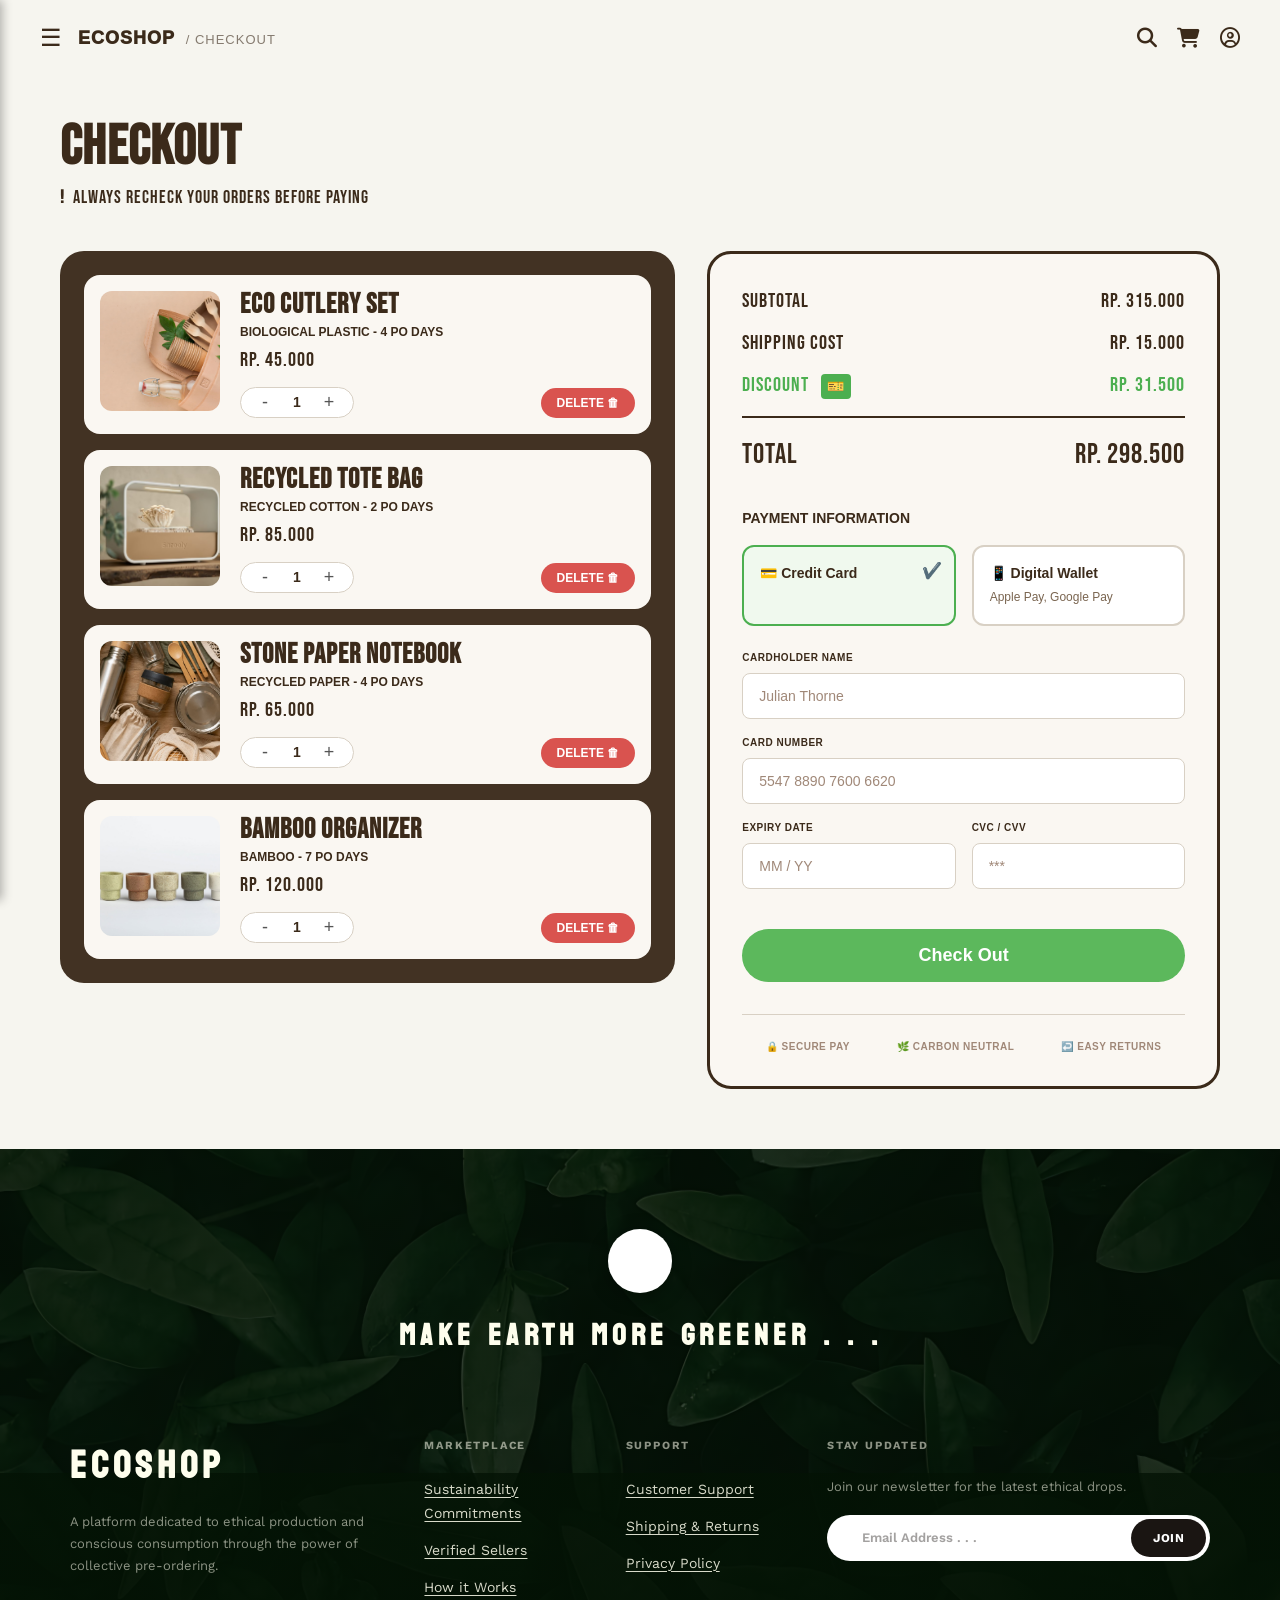
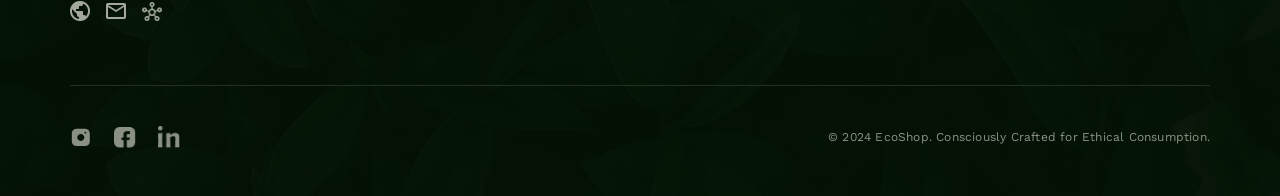
<file: checkout.html>
<!DOCTYPE html>
<html lang="en">
<head>
  <meta charset="UTF-8">
  <meta name="viewport" content="width=device-width, initial-scale=1.0">
  <title>EcoShop - Checkout</title>
  
  <link rel="preconnect" href="https://fonts.googleapis.com">
  <link rel="preconnect" href="https://fonts.gstatic.com" crossorigin>
  <link href="https://fonts.googleapis.com/css2?family=Bebas+Neue&family=DM+Sans:wght@400;500;600;700&family=Koulen&family=Work+Sans:wght@400;500;600;700&display=swap" rel="stylesheet">
  
  <link rel="stylesheet" href="https://cdnjs.cloudflare.com/ajax/libs/font-awesome/6.4.0/css/all.min.css">
  <link rel="stylesheet" href="checkout.css">
  <link rel="stylesheet" href="global.css">
  <link rel="stylesheet" href="footer.css">
</head>
<body>
  <script src="navbar-scroll.js" defer></script>

  <div class="sidebar-overlay" id="sidebar-overlay"></div>
  <aside class="sidebar" id="sidebar">
      <div class="sidebar-header">
          <span class="hamburger-inside" id="close-sidebar"><i class="fa-solid fa-bars"></i></span>
          <h2>ECOSHOP</h2>
      </div>
      <div class="sidebar-content">
          <div class="sidebar-section">
              <h4 class="underlined-title">PAGE</h4>
              <ul>
                  <li><a href="index.html">HOME</a></li>
                  <li><a href="catalog.html">CATALOG</a></li>
                  <li><a href="dashboard.html">DASHBOARD</a></li>
                  <li><a href="cart.html">CART</a></li>
                  <li><a href="checkout.html" class="active-link">CHECKOUT</a></li>
              </ul>
          </div>
          <div class="sidebar-section">
              <h4 class="underlined-title">CONTACT US</h4>
              <ul class="menu-contact">
                  <li><a href="https://instagram.com" target="_blank"><i class="fa-brands fa-instagram"></i> @ECOSHOP.ID</a></li>
                  <li><a href="https://facebook.com" target="_blank"><i class="fa-brands fa-facebook-f"></i> ECOSHOP</a></li>
                  <li><a href="https://linkedin.com" target="_blank"><i class="fa-brands fa-linkedin-in"></i> ECOSHOP</a></li>
              </ul>
          </div>
          <div class="sidebar-section">
              <h4 class="underlined-title">SUPPORT</h4>
              <ul class="menu-support">
                  <li><a href="#">CUSTOMER SUPPORT</a></li>
                  <li><a href="#">SHIPPING & RETURNS</a></li>
                  <li><a href="#">PRIVACY POLICY</a></li>
              </ul>
          </div>
          <div class="sidebar-section">
              <h4 class="underlined-title">COMMUNITY</h4>
              <div class="community-box">
                  <h5>ECO SHOPPER</h5>
                  <p>A community of nature enthusiast who loves eco-product</p>
                  <button class="join-btn">JOIN NOW &nbsp;&mdash;&nbsp; <span>It's Free</span></button>
              </div>
          </div>
      </div>
  </aside>

  <header class="navbar">
      <div class="nav-left" style="display: flex; align-items: center; gap: 16px;">
          <span class="hamburger" id="hamburger-btn" style="cursor: pointer;">&#9776;</span>
          <a href="index.html" style="text-decoration: none; color: inherit; display: flex; align-items: center;">
              <h1 class="logo" style="font-size: 18px; margin: 0; font-weight: 1000; display: inline-block;">
                  ECOSHOP <span style="font-size: 13px; font-weight: 400; margin-left: 5px;">/ CHECKOUT</span>
              </h1>
          </a>
      </div>
      <div class="nav-right">
          <a href="catalog.html" class="icon"><i class="fa-solid fa-magnifying-glass"></i></a>
          <a href="cart.html">
            <span class="icon"><i class="fa-solid fa-cart-shopping"></i></span>
          </a>
          <a href="dashboard.html">
            <span class="icon"><i class="fa-regular fa-circle-user"></i></span>
          </a>
      </div>
  </header>

  <main class="checkout-container">
    <header class="header">
      <h1 class="header__title title-font">CHECKOUT</h1>
      <p class="header__subtitle">
        <span class="header__subtitle-icon">!</span> ALWAYS RECHECK YOUR ORDERS BEFORE PAYING
      </p>
    </header>

    <div class="checkout-grid">
      
      <section class="cart-wrapper" id="cart-container">
        </section>

      <aside class="summary-wrapper">
        
        <div class="summary-table">
          <div class="summary-row title-font">
            <span>SUBTOTAL</span>
            <span id="summ-subtotal">RP. 0</span>
          </div>
          <div class="summary-row title-font">
            <span>SHIPPING COST</span>
            <span id="summ-shipping">RP. 15.000</span>
          </div>
          <div class="summary-row summary-row--discount title-font">
            <span>DISCOUNT <span class="discount-badge">🎫</span></span>
            <span id="summ-discount">RP. 0</span>
          </div>
          <div class="summary-divider"></div>
          <div class="summary-total title-font">
            <span>TOTAL</span>
            <span id="summ-total">RP. 0</span>
          </div>
        </div>

        <h3 class="payment-title">PAYMENT INFORMATION</h3>

        <div class="payment-methods">
          <div class="payment-method is-active" data-method="card">
            <span class="payment-method__name">💳 Credit Card</span>
            <span class="payment-method__check">✔️</span>
          </div>
          <div class="payment-method" data-method="digital">
            <div>
              <span class="payment-method__name" style="display:block;">📱 Digital Wallet</span>
              <span class="payment-method__sub">Apple Pay, Google Pay</span>
            </div>
            <span class="payment-method__check">✔️</span>
          </div>
        </div>

        <form id="payment-form">
          <div id="cc-input-fields">
            <div class="form-group">
              <label class="form-label" for="card-name">CARDHOLDER NAME</label>
              <input class="form-input" type="text" id="card-name" placeholder="Julian Thorne" required>
            </div>
            
            <div class="form-group">
              <label class="form-label" for="card-number">CARD NUMBER</label>
              <div class="form-input-wrap">
                <input class="form-input" type="text" id="card-number" placeholder="5547 8890 7600 6620" maxlength="19" required>
              </div>
            </div>
            
            <div class="form-row">
              <div class="form-group">
                <label class="form-label" for="card-expiry">EXPIRY DATE</label>
                <input class="form-input" type="text" id="card-expiry" placeholder="MM / YY" maxlength="7" required>
              </div>
              <div class="form-group">
                <label class="form-label" for="card-cvv">CVC / CVV</label>
                <input class="form-input" type="password" id="card-cvv" placeholder="***" maxlength="3" required>
              </div>
            </div>
          </div>

          <div id="digital-wallet-fields" style="display: none;">
            <div class="digital-wallet-info" style="text-align: center; padding: 24px; background-color: #FFFFFF; border: 1px dashed #D8D0C4; border-radius: 8px; margin-bottom: 24px;">
              <p style="color: #3B2A1A; font-weight: 700; margin-bottom: 16px; font-size: 14px;">📱 Please scan the QR Code below</p>
              <div class="qr-placeholder" style="display: flex; justify-content: center; margin-bottom: 16px;">
                <div class="qr-box" style="width: 160px; height: 160px; background-color: #FAF7F2; border: 2px dashed #A08878; display: flex; align-items: center; justify-content: center; color: #A08878; font-weight: 700; border-radius: 12px; letter-spacing: 1px;">QR CODE AREA</div>
              </div>
              <p class="small-text" style="font-size: 11px; color: #7A6550; font-weight: 500; margin-bottom: 0;">Open your Apple Pay or Google Pay app and scan to complete the payment.</p>
            </div>
          </div>

          <button type="button" class="checkout-btn" id="btn-checkout">
            Check Out 
          </button>
        </form>

        <div class="trust-badges">
          <div class="trust-badge">
            <span class="trust-badge__label">🔒 SECURE PAY</span>
          </div>
          <div class="trust-badge">
            <span class="trust-badge__label">🌿 CARBON NEUTRAL</span>
          </div>
          <div class="trust-badge">
            <span class="trust-badge__label">↩️ EASY RETURNS</span>
          </div>
        </div>

      </aside>
    </div>
  </main>

  <footer class="main-footer">
    <div class="footer-top-header">
      <div class="footer-badge"></div>
      <h2 class="footer-tagline">MAKE EARTH MORE GREENER . . .</h2>
    </div>



    <div class="footer-columns">
      <div class="footer-brand">
        <h2 class="footer-brand-name">ECOSHOP</h2>
        <p>A platform dedicated to ethical production and conscious consumption through the power of collective pre-ordering.</p>
        <div class="brand-socials">
          <a href="#" aria-label="Website">
            <img src="assets/Footer/Icon.png" alt="">
          </a>
          <a href="#" aria-label="Email">
            <img src="assets/Footer/Icon-1.png" alt="">
          </a>
          <a href="#" aria-label="Community">
            <img src="assets/Footer/Icon-2.png" alt="">
          </a>
        </div>
      </div>


      <div class="nav-column" aria-label="Marketplace">
        <h3>MARKETPLACE</h3>
        <ul>
          <li><a href="#">Sustainability Commitments</a></li>
          <li><a href="#">Verified Sellers</a></li>
          <li><a href="#">How it Works</a></li>
        </ul>
      </div>

      <div class="nav-column" aria-label="Support">
        <h3>SUPPORT</h3>
        <ul>
          <li><a href="#">Customer Support</a></li>
          <li><a href="#">Shipping &amp; Returns</a></li>
          <li><a href="#">Privacy Policy</a></li>
        </ul>
      </div>

      <div class="footer-newsletter">
        <h3>STAY UPDATED</h3>
        <p>Join our newsletter for the latest ethical drops.</p>
        <form class="newsletter-form" action="#" method="POST">
          <input type="email" name="newsletter-email" placeholder="Email Address . . ." required />
          <button type="submit">JOIN</button>
        </form>
      </div>
    </div>

    <hr class="footer-divider" />

    <div class="footer-bottom-bar">
      <div class="bottom-socials">
        <a href="https://instagram.com" target="_blank" aria-label="Instagram">
          <img src="assets/Footer/Clip path group.png" alt="">
        </a>
        <a href="https://facebook.com" target="_blank" aria-label="Facebook">
          <img src="assets/Footer/Vector.png" alt="">
        </a>
        <a href="https://linkedin.com" target="_blank" aria-label="LinkedIn">
          <img src="assets/Footer/in.png" alt="">
        </a>
      </div>
      <p class="copyright-text">&copy; 2024 EcoShop. Consciously Crafted for Ethical Consumption.</p>
    </div>
  </footer>

  <script src="checkout.js"></script>
  <script>
    const hamburgerBtn = document.getElementById('hamburger-btn');
    const closeBtn = document.getElementById('close-sidebar'); // ID sudah disamakan
    const sidebar = document.getElementById('sidebar');
    const overlay = document.getElementById('sidebar-overlay'); // ID sudah disamakan

    function toggleSidebar() {
        sidebar.classList.toggle('active');
        overlay.classList.toggle('active');
    }

    if(hamburgerBtn) hamburgerBtn.addEventListener('click', toggleSidebar);
    if(closeBtn) closeBtn.addEventListener('click', toggleSidebar);
    if(overlay) overlay.addEventListener('click', toggleSidebar);
  </script>
</body>
</html>
</file>
<file: checkout.css>
* {
  box-sizing: border-box;
  margin: 0;
  padding: 0;
}

body {
  font-family: 'DM Sans', sans-serif;
  background-color: #FAF7F2;
  color: #3B2A1A;
  line-height: 1.5;
}

button {
  cursor: pointer;
  font-family: inherit;
  border: none;
  background: none;
}

input {
  font-family: inherit;
  outline: none;
}

.title-font {
  font-family: 'Bebas Neue', sans-serif;
  letter-spacing: 1px;
}

.checkout-container {
  max-width: 1200px;
  margin: 100px auto 40px; 
  padding: 20px;
}

.breadcrumb {
  display: flex;
  align-items: center;
  gap: 8px;
  font-family: 'Bebas Neue', sans-serif;
  font-size: 16px;
  color: #7A6550;
  margin-bottom: 40px;
  letter-spacing: 1px;
}
.breadcrumb__link {
  color: #7A6550;
  text-decoration: none;
  transition: color 0.2s;
}
.breadcrumb__link:hover { color: #3B2A1A; }
.breadcrumb__current { color: #3B2A1A; }

.header {
  margin-bottom: 40px;
}
.header__title {
  font-size: 56px;
  color: #3B2A1A;
  line-height: 1;
  margin-bottom: 8px;
}
.header__subtitle {
  font-family: 'Bebas Neue', sans-serif;
  font-size: 18px;
  color: #3B2A1A;
  display: flex;
  align-items: center;
  gap: 8px;
  letter-spacing: 1px;
}
.header__subtitle-icon {
  font-weight: 700;
}

.checkout-grid {
  display: grid;
  grid-template-columns: 1.2fr 1fr;
  gap: 32px;
  align-items: start;
}

.cart-wrapper {
  background-color: #423223;
  border-radius: 24px;
  padding: 24px;
  display: flex;
  flex-direction: column;
  gap: 16px;
}

.cart-item {
  background-color: #FAF7F2;
  border-radius: 16px;
  padding: 16px;
  display: flex;
  gap: 20px;
  align-items: stretch;
}

.cart-item__image-wrap {
  width: 120px;
  height: 120px;
  background-color: #E8DDD0;
  border-radius: 12px;
  flex-shrink: 0;
  overflow: hidden;
}

.cart-item__image {
  width: 100%;
  height: 100%;
  object-fit: cover;
}

.cart-item__content {
  flex: 1;
  display: flex;
  flex-direction: column;
  justify-content: space-between;
}

.cart-item__details {
  margin-bottom: 12px;
}

.cart-item__name {
  font-size: 28px;
  color: #3B2A1A;
  line-height: 1;
  margin-bottom: 4px;
}

.cart-item__meta {
  font-size: 12px;
  color: #3B2A1A;
  font-weight: 600;
  margin-bottom: 4px;
  text-transform: uppercase;
}

.cart-item__price {
  font-size: 20px;
  color: #3B2A1A;
}

.cart-item__actions {
  display: flex;
  justify-content: space-between;
  align-items: center;
}

.qty-selector {
  display: flex;
  align-items: center;
  gap: 12px;
  background: #FFFFFF;
  border: 1px solid #D8D0C4;
  border-radius: 50px;
  padding: 4px 12px;
}

.qty-selector__btn {
  color: #555;
  font-size: 18px;
  font-weight: 500;
  width: 24px;
  display: flex;
  align-items: center;
  justify-content: center;
  transition: color 0.2s;
}
.qty-selector__btn:hover { color: #3B2A1A; }

.qty-selector__value {
  font-size: 14px;
  font-weight: 700;
  color: #3B2A1A;
  min-width: 16px;
  text-align: center;
}

.cart-item__delete {
  background-color: #D9534F;
  color: #FFFFFF;
  font-size: 12px;
  font-weight: 700;
  padding: 8px 16px;
  border-radius: 50px;
  display: flex;
  align-items: center;
  gap: 6px;
  transition: background-color 0.2s;
}
.cart-item__delete:hover { background-color: #c9302c; }

.summary-wrapper {
  background-color: #FAF7F2;
  border: 3px solid #3B2A1A;
  border-radius: 24px;
  padding: 32px;
}

.summary-table {
  width: 100%;
  margin-bottom: 24px;
}

.summary-row {
  display: flex;
  justify-content: space-between;
  margin-bottom: 12px;
  font-size: 20px;
  color: #3B2A1A;
}

.summary-row--discount {
  color: #4CAF50;
}

.discount-badge {
  display: inline-flex;
  align-items: center;
  justify-content: center;
  background: #4CAF50;
  color: white;
  border-radius: 4px;
  font-size: 14px;
  padding: 2px 6px;
  margin-left: 8px;
}

.summary-divider {
  height: 2px;
  background-color: #3B2A1A;
  margin: 16px 0;
}

.summary-total {
  display: flex;
  justify-content: space-between;
  font-size: 28px;
  color: #3B2A1A;
  margin-bottom: 32px;
}

.payment-title {
  font-size: 14px;
  font-weight: 700;
  color: #3B2A1A;
  margin-bottom: 16px;
  text-transform: uppercase;
}

.payment-methods {
  display: grid;
  grid-template-columns: 1fr 1fr;
  gap: 16px;
  margin-bottom: 24px;
}

.payment-method {
  border: 2px solid #D8D0C4;
  border-radius: 12px;
  padding: 16px;
  display: flex;
  flex-direction: column;
  gap: 8px;
  cursor: pointer;
  position: relative;
  transition: all 0.2s;
  background: #FFFFFF;
}

.payment-method.is-active {
  border-color: #4CAF50;
  background-color: #F0F9EE;
}

.payment-method__name { font-size: 14px; font-weight: 700; color: #3B2A1A; }
.payment-method__sub { font-size: 12px; color: #7A6550; }
.payment-method__check {
  position: absolute;
  top: 12px;
  right: 12px;
  display: none;
}
.payment-method.is-active .payment-method__check { display: block; }

.form-group {
  margin-bottom: 16px;
}

.form-row {
  display: grid;
  grid-template-columns: 1fr 1fr;
  gap: 16px;
}

.form-label {
  display: block;
  font-size: 10px;
  font-weight: 700;
  color: #3B2A1A;
  margin-bottom: 8px;
  text-transform: uppercase;
  letter-spacing: 0.5px;
}

.form-input-wrap {
  position: relative;
}

.form-input {
  width: 100%;
  padding: 14px 16px;
  border: 1px solid #D8D0C4;
  border-radius: 8px;
  font-size: 14px;
  background-color: #FFFFFF;
  color: #3B2A1A;
  transition: border-color 0.2s;
}

.form-input:focus {
  border-color: #3B2A1A;
}

.form-input::placeholder {
  color: #A08878;
}

.checkout-btn {
  width: 100%;
  background-color: #5CB85C;
  color: #FFFFFF;
  padding: 16px;
  border-radius: 50px;
  font-size: 18px;
  font-weight: 700;
  display: flex;
  align-items: center;
  justify-content: center;
  gap: 8px;
  margin-top: 24px;
  transition: background-color 0.2s;
}
.checkout-btn:hover { background-color: #4cae4c; }
.checkout-btn:disabled { opacity: 0.7; cursor: not-allowed; }

.trust-badges {
  display: flex;
  justify-content: space-around;
  margin-top: 32px;
  padding-top: 24px;
  border-top: 1px solid #D8D0C4;
}

.trust-badge {
  display: flex;
  flex-direction: column;
  align-items: center;
  gap: 8px;
  color: #A08878;
}

.trust-badge__label {
  font-size: 10px;
  font-weight: 700;
  text-transform: uppercase;
  letter-spacing: 0.5px;
}

.navbar {
  background-color: #FAF7F2; 
  transition: background-color 0.35s ease, box-shadow 0.35s ease;
}

.navbar .logo {
  color: #3B2A1A;
  transition: color 0.35s ease;
}
.navbar .logo span {
  color: rgba(59, 42, 26, 0.60);
  transition: color 0.35s ease;
}
.navbar .hamburger {
  color: #3B2A1A;
  transition: color 0.35s ease;
}
.navbar .nav-right .icon {
  color: #3B2A1A;
  transition: color 0.35s ease;
}

.navbar.scrolled {
  background-color: #392F27 !important; 
  box-shadow: 0 4px 15px rgba(0, 0, 0, 0.1);
}

.navbar.scrolled .logo,
.navbar.scrolled .logo span,
.navbar.scrolled .hamburger,
.navbar.scrolled .nav-right .icon {
  color: #FAF7F2 !important;
}

@media screen and (max-width: 1024px) {
  .checkout-grid { 
    grid-template-columns: 1fr; 
    gap: 24px;
  }
  .checkout-container { 
    padding: 24px; 
    margin-top: 80px; 
  }
  .cart-wrapper, .summary-wrapper { 
    padding: 24px; 
  }
  .header__title {
    font-size: 48px; 
  }
}

@media screen and (max-width: 768px) {
  .trust-badges {
    flex-wrap: wrap; 
    gap: 16px;
  }
}

@media screen and (max-width: 540px) {
  .header__title { 
    font-size: 34px; 
  }
  .checkout-container { 
    padding: 16px; 
    margin-top: 72px; 
  }
  .cart-wrapper, .summary-wrapper { 
    padding: 16px; 
  }
  
  .cart-item { 
    flex-direction: column; 
    gap: 16px;
  }
  .cart-item__image-wrap { 
    width: 100%; 
    height: 180px; 
  }
  .cart-item__name { 
    font-size: 22px; 
  }
  .cart-item__actions {
    margin-top: 12px;
  }

  .summary-row { 
    font-size: 16px; 
  }
  .summary-total { 
    font-size: 22px; 
  }
  .form-row { 
    grid-template-columns: 1fr; 
    gap: 0; 
  }
  .payment-methods { 
    grid-template-columns: 1fr; 
    gap: 12px;
  }
  
  .trust-badges {
    display: grid;
    grid-template-columns: 1fr 1fr; 
    gap: 20px;
  }
}
</file>
<file: global.css>
* {
    margin: 0;
    padding: 0;
    box-sizing: border-box;
}

body {
    font-family: 'Helvetica Neue', Arial, sans-serif;
    background-color: #f6f5ef;
    color: #2c2a27;
    overflow-x: hidden;
}

a {
    text-decoration: none;
    color: inherit;
}

.navbar {
    display: flex;
    justify-content: space-between;
    align-items: center; 
    padding: 20px clamp(16px, 5vw, 40px); 
    box-sizing: border-box;
    position: fixed;
    top: 0;
    left: 0;
    width: 100%;
    z-index: 999;
    background-color: transparent; 
    backdrop-filter: none; 
    -webkit-backdrop-filter: none; 
    transition: background-color 0.3s ease, backdrop-filter 0.3s ease, box-shadow 0.3s ease;
}

.navbar.scrolled {
    background-color: rgba(246, 245, 239, 0.9);
    backdrop-filter: blur(20px); 
    -webkit-backdrop-filter: blur(20px);
    box-shadow: 0 4px 10px rgba(0, 0, 0, 0.05); 
}

.nav-left {
    display: flex;
    align-items: center;
    gap: clamp(10px, 2vw, 15px);
}

.hamburger {
    font-size: clamp(20px, 3vw, 24px);
    cursor: pointer;
}

.logo {
    font-size: clamp(16px, 2.5vw, 19px);
    font-weight: 800;
    letter-spacing: 1px;
}

.logo span {
    font-weight: 400;
    color: #555;
    font-size: clamp(13px, 2vw, 15px);
}

.nav-right {
    display: flex;
    gap: clamp(12px, 2vw, 20px);
    font-size: clamp(18px, 2.5vw, 20px);
}

.nav-right .icon {
    cursor: pointer;
}

.footer {
    position: relative;
    background-color: #0c140d;
    color: #fff;
    padding: clamp(40px, 8vw, 60px) 5% 20px;
    overflow: hidden;
}

.footer-bg-overlay {
    position: absolute;
    top: 0; left: 0; width: 100%; height: 100%;
    background-image: url('https://images.unsplash.com/photo-1518531933037-91b2f5f229cc?ixlib=rb-4.0.3&auto=format&fit=crop&w=1920&q=80');
    background-size: cover;
    background-position: center;
    opacity: 0.15;
    z-index: 1;
}

.footer-content {
    position: relative;
    z-index: 2;
    display: grid;
    /* Grid diatur default untuk desktop */
    grid-template-columns: 2fr 1fr 1fr 1.5fr;
    gap: clamp(20px, 4vw, 40px);
    margin-bottom: clamp(30px, 6vw, 60px);
    border-bottom: 1px solid rgba(255,255,255,0.2);
    padding-bottom: clamp(20px, 4vw, 40px);
}

.brand-col h3 {
    font-size: 20px;
    letter-spacing: 2px;
    margin-bottom: 20px;
    display: flex;
    align-items: center;
    gap: 10px;
}

.eco-icon {
    background: #fff;
    color: #0c140d;
    width: 40px; height: 40px;
    border-radius: 50%;
    display: inline-flex;
    justify-content: center;
    align-items: center;
    font-size: 20px;
    flex-shrink: 0;
}

.brand-col h4 {
    font-size: clamp(20px, 3vw, 24px);
    margin-bottom: 10px;
}

.brand-col p {
    font-size: 13px;
    line-height: 1.5;
    color: #aaa;
    margin-bottom: 20px;
    max-width: 400px;
}

.footer-social-small span {
    font-size: 18px;
    margin-right: 15px;
    cursor: pointer;
    transition: color 0.3s ease;
}

.footer-social-small span:hover { color: #fff; }

.links-col h5, .newsletter-col h5 {
    font-size: 12px;
    color: #888;
    margin-bottom: 20px;
    letter-spacing: 1px;
    text-transform: uppercase;
}

.links-col ul { list-style: none; }
.links-col ul li { margin-bottom: 15px; }

.links-col ul li a {
    font-size: 13px;
    color: #ddd;
    transition: color 0.3s;
}

.links-col ul li a:hover {
    color: #fff;
    text-decoration: underline;
}

.newsletter-col p {
    font-size: 13px;
    color: #aaa;
    margin-bottom: 15px;
}

.newsletter-form {
    display: flex;
    background-color: #fff;
    border-radius: 30px;
    padding: 5px;
}

.newsletter-form input {
    border: none;
    outline: none;
    padding: 10px 15px;
    border-radius: 30px;
    flex-grow: 1;
    width: 100%;
}

.newsletter-form button {
    background-color: #0c140d;
    color: #fff;
    border: none;
    padding: 10px 20px;
    border-radius: 30px;
    cursor: pointer;
    font-weight: bold;
    transition: background-color 0.3s;
}

.newsletter-form button:hover {
    background-color: #1a291c;
}

.footer-bottom {
    position: relative;
    z-index: 2;
    display: flex;
    flex-direction: column;
    align-items: center;
    gap: 15px;
}

.social-icons {
    display: flex;
    gap: 20px;
    font-size: 24px;
}

.social-icons span {
    cursor: pointer;
    transition: transform 0.3s;
}

.social-icons span:hover {
    transform: translateY(-3px);
}

.footer-bottom p {
    font-size: 12px;
    color: #777;
    text-align: center;
}

.sidebar-overlay { 
    position: fixed;
    top: 0; left: 0; width: 100%; height: 100%;
    background: rgba(0, 0, 0, 0.5);
    opacity: 0;
    visibility: hidden;
    transition: all 0.3s ease-in-out;
    z-index: 1000; 
}

.sidebar-overlay.active {
    opacity: 1;
    visibility: visible;
}

.sidebar {
    position: fixed;
    top: 0; left: 0;
    transform: translateX(-100%);
    width: min(320px, 85vw);
    height: 100vh; 
    height: 100dvh; 
    background-color: #38342e; 
    color: #fff;
    z-index: 1001;
    overflow-y: auto;
    transition: transform 0.3s ease-in-out;
    padding: clamp(20px, 4vw, 40px) 0;
    box-shadow: 2px 0 10px rgba(0,0,0,0.3);
    scrollbar-width: thin;
    scrollbar-color: rgba(255, 255, 255, 0.2) transparent;
}

.sidebar.active { transform: translateX(0); }

.sidebar-header {
    display: flex;
    align-items: center;
    gap: 20px;
    padding: 0 clamp(20px, 5vw, 40px);
    margin-bottom: clamp(30px, 6vw, 50px);
}

.sidebar-header .hamburger-inside {
    font-size: 20px;
    cursor: pointer;
    color: #fff;
    margin-top: 2px;
}

.sidebar-header h2 {
    font-size: 22px;
    letter-spacing: 2px;
    font-weight: 800;
    color: #fff;
}

.sidebar-content { padding: 0 clamp(20px, 5vw, 40px); }
.sidebar-section { margin-bottom: 40px; }

.underlined-title {
    color: #b5b5b5;
    font-size: 11px;
    font-weight: 600;
    letter-spacing: 1px;
    margin-bottom: 20px;
    text-decoration: underline;
    text-underline-offset: 6px;
    text-decoration-thickness: 1px;
    text-decoration-color: #7d7a75;
}

.sidebar-section ul { list-style: none; padding: 0; }
.sidebar-section ul li { margin-bottom: 16px; }

.sidebar-section ul li a {
    color: #ffffff;
    font-size: 14px;
    font-weight: 700;
    letter-spacing: 1px;
    transition: color 0.2s;
    text-transform: uppercase;
    display: flex;
    align-items: center;
    gap: 16px;
}

.sidebar-section ul li a:hover,
.sidebar-section ul li a.active-link { color: #b5b5b5; }

.menu-contact li a i { font-size: 18px; width: 20px; text-align: center; }

.menu-support li { margin-bottom: 12px; }
.menu-support li a { font-size: 10px; font-weight: 700; letter-spacing: 0.5px; }

.community-box h5 {
    color: #ffffff;
    font-size: 13px;
    font-weight: 700;
    margin-bottom: 4px;
    letter-spacing: 0.5px;
}

.community-box p {
    color: #b5b5b5;
    font-size: 10px;
    line-height: 1.5;
    margin-bottom: 16px;
}

.join-btn {
    background-color: #ffffff;
    color: #38342e;
    border: none;
    padding: 8px 16px;
    border-radius: 20px;
    font-size: 10px;
    font-weight: 800;
    cursor: pointer;
    display: inline-flex;
    align-items: center;
    transition: background-color 0.2s;
}

.join-btn span { font-weight: 500; }
.join-btn:hover { background-color: #e2e0d7; }

@media (max-width: 1024px) {
    .footer-content {
        grid-template-columns: 1fr 1fr; 
        gap: 40px;
    }
}

@media (max-width: 768px) {
    .footer-content {
        grid-template-columns: 1fr; 
        text-align: center;
        gap: 30px;
    }
    
    .brand-col h3 {
        justify-content: center; 
    }

    .brand-col p {
        margin: 0 auto 20px auto;
    }

    .newsletter-form {
        flex-direction: column;
        background: none;
        gap: 12px;
        align-items: center;
    }

    .newsletter-form input {
        border: 1px solid rgba(255, 255, 255, 0.3);
        background: transparent;
        color: white;
        border-radius: 30px;
        width: 100%;
        max-width: 400px; 
    }

    .newsletter-form button { 
        width: 100%; 
        max-width: 400px;
        padding: 12px 20px; 
    }
}

@media (max-width: 480px) {
    .navbar {
        padding: 15px 20px;
    }
    
    .social-icons {
        gap: 15px;
    }
}
</file>
<file: footer.css>
@import url("https://fonts.googleapis.com/css2?family=Koulen&family=Work+Sans:wght@400;500;600;700&display=swap");

:root {
    --footer-bg:      #031204;
    --footer-text:    #fefeed;
    --footer-muted:   rgba(254, 254, 237, 0.55);
    --footer-divider: rgba(254, 254, 237, 0.12);
    --font-brand:     "Koulen", serif;
    --font-footer:    "Work Sans", sans-serif;
}

.main-footer {
    position: relative;
    background-color: var(--footer-bg);
    background-image: url('assets/AssetFolderHCI-Lec/Обои_imgupscaler.ai_Enhancer_2K.png');
    color: var(--footer-text);
    font-family: var(--font-footer);
    padding: clamp(48px, 8vw, 80px) clamp(20px, 5vw, 60px) clamp(32px, 5vw, 48px);
    margin-top: 0;
    display: flex;
    flex-direction: column;
    align-items: center;
    overflow: hidden;
    background-size: cover; 
    background-position: center;
}

.main-footer::after {
    content: "";
    position: absolute;
    inset: 0;
    background: linear-gradient(
        180deg,
        rgba(3, 18, 4, 0.75) 50%,
        rgba(3, 18, 4, 0.95) 100px
    );
    z-index: 1;
}

.main-footer > * {
    position: relative;
    z-index: 2;
}

.footer-top-header {
    text-align: center;
    margin-bottom: clamp(40px, 8vw, 80px);
}

.footer-badge {
    width: clamp(50px, 6vw, 64px);
    height: clamp(50px, 6vw, 64px);
    background-color: #ffffff;
    border-radius: 50%;
    display: flex;
    align-items: center;
    justify-content: center;
    margin: 0 auto 20px;
    box-shadow: 0 4px 20px rgba(0, 0, 0, 0.3);
}

.footer-badge svg {
    width: clamp(26px, 4vw, 34px);
    height: clamp(26px, 4vw, 34px);
}

.footer-tagline {
    font-family: var(--font-brand);
    font-size: clamp(20px, 4vw, 30px);
    letter-spacing: clamp(2px, 1vw, 5px);
    color: var(--footer-text);
    margin: 0;
}

.footer-columns {
    display: grid;
    grid-template-columns: 2fr 1fr 1fr 2.5fr; 
    width: 100%;
    max-width: 1140px;
    gap: clamp(30px, 4vw, 48px);
    margin-bottom: clamp(40px, 6vw, 64px);
}

.footer-brand-name {
    font-family: var(--font-brand);
    font-size: clamp(30px, 4vw, 38px);
    letter-spacing: 5px;
    margin-bottom: 16px;
    color: var(--footer-text);
}

.footer-brand p {
    font-size: 13px;
    line-height: 1.7;
    color: var(--footer-muted);
    margin-bottom: 24px;
    max-width: 100%;
}

.brand-socials {
    display: flex;
    gap: 16px;
    align-items: center;
}

.brand-socials a {
    display: flex;
    align-items: center;
    justify-content: center;
    opacity: 0.65;
    transition: opacity 0.2s;
    text-decoration: none;
}

.brand-socials a:hover { opacity: 1; }

.brand-socials svg,
.brand-socials img {
    width: 20px;
    height: 20px;
    fill: var(--footer-text);
    object-fit: contain;
}

.main-footer .nav-column h3,
.footer-newsletter h3 {
    font-size: 11px;
    font-weight: 700;
    letter-spacing: 1.8px;
    text-transform: uppercase;
    color: var(--footer-muted);
    margin-bottom: 22px;
}

.main-footer .nav-column ul {
    list-style: none;
    padding: 0;
    margin: 0;
    display: flex;
    flex-direction: column;
    gap: 13px;
}

.main-footer .nav-column a {
    font-size: 14px;
    color: var(--footer-text);
    text-decoration: underline;
    text-underline-offset: 3px;
    opacity: 0.85;
    transition: opacity 0.2s;
}

.main-footer .nav-column a:hover { opacity: 1; }

.footer-newsletter p {
    font-size: 13px;
    color: var(--footer-muted);
    margin-bottom: 18px;
    line-height: 1.55;
}

.main-footer .newsletter-form {
    display: flex;
    background-color: #ffffff;
    border-radius: 999px;
    padding: 4px 4px 4px 20px;
    width: 100%;
    max-width: 400px;
    gap: 6px;
}

.main-footer .newsletter-form input {
    flex: 1;
    background: none;
    border: none;
    color: #1a1512;
    font-size: 13px;
    font-weight: 600;
    font-family: var(--font-footer);
    outline: none;
    min-width: 0;
}

.main-footer .newsletter-form input::placeholder {
    color: rgba(26, 21, 18, 0.4);
}

.main-footer .newsletter-form button {
    background-color: #1a1512;
    color: #ffffff;
    border: none;
    border-radius: 999px;
    padding: 0 22px;
    font-size: 12px;
    font-weight: 700;
    font-family: var(--font-footer);
    letter-spacing: 0.5px;
    cursor: pointer;
    height: 38px;
    white-space: nowrap;
    transition: background-color 0.2s;
}

.main-footer .newsletter-form button:hover {
    background-color: #2c221a;
}

.footer-divider {
    width: 100%;
    max-width: 1140px;
    border: none;
    height: 1px;
    background-color: var(--footer-divider);
    margin: 0 0 clamp(20px, 4vw, 40px);
}

.footer-bottom-bar {
    display: flex;
    width: 100%;
    max-width: 1140px;
    justify-content: space-between;
    align-items: center;
    flex-wrap: wrap;
    gap: 16px;
}

.bottom-socials { display: flex; gap: 22px; align-items: center; }

.bottom-socials a {
    opacity: 0.55; display: flex; align-items: center; transition: opacity 0.2s; text-decoration: none;
}
.bottom-socials a:hover { opacity: 1; }

.bottom-socials svg, .bottom-socials img {
    width: 22px; height: 22px; fill: var(--footer-text); object-fit: contain;
}

.copyright-text {
    font-size: 12px; color: var(--footer-muted); letter-spacing: 0.2px; text-align: center;
}

@media (max-width: 1024px) {
    .footer-columns {
        grid-template-columns: 1fr 1fr;
    }

    .footer-brand {
        grid-column: 1 / -1; 
        text-align: center;
    }
    .footer-brand p { margin: 0 auto 24px; } 
    .brand-socials { justify-content: center; }
    
    .footer-newsletter {
        grid-column: 1 / -1; 
        text-align: center;
    }
    .main-footer .newsletter-form { margin: 0 auto; } 
}

@media (max-width: 767px) {
    .footer-bottom-bar {
        flex-direction: column-reverse;
        justify-content: center;
    }
}

@media (max-width: 539px) {
    .footer-columns {
        grid-template-columns: 1fr; 
        text-align: center;
    }

    .main-footer .nav-column ul {
        align-items: center; 
    }

    .main-footer .newsletter-form {
        flex-direction: column;
        border-radius: 20px;
        padding: 6px;
        background-color: transparent; 
    }

    .main-footer .newsletter-form input {
        background-color: #ffffff;
        border-radius: 20px;
        padding: 12px 20px;
        text-align: center;
    }

    .main-footer .newsletter-form button {
        border-radius: 20px;
        width: 100%;
        height: 44px; 
    }
}
</file>
